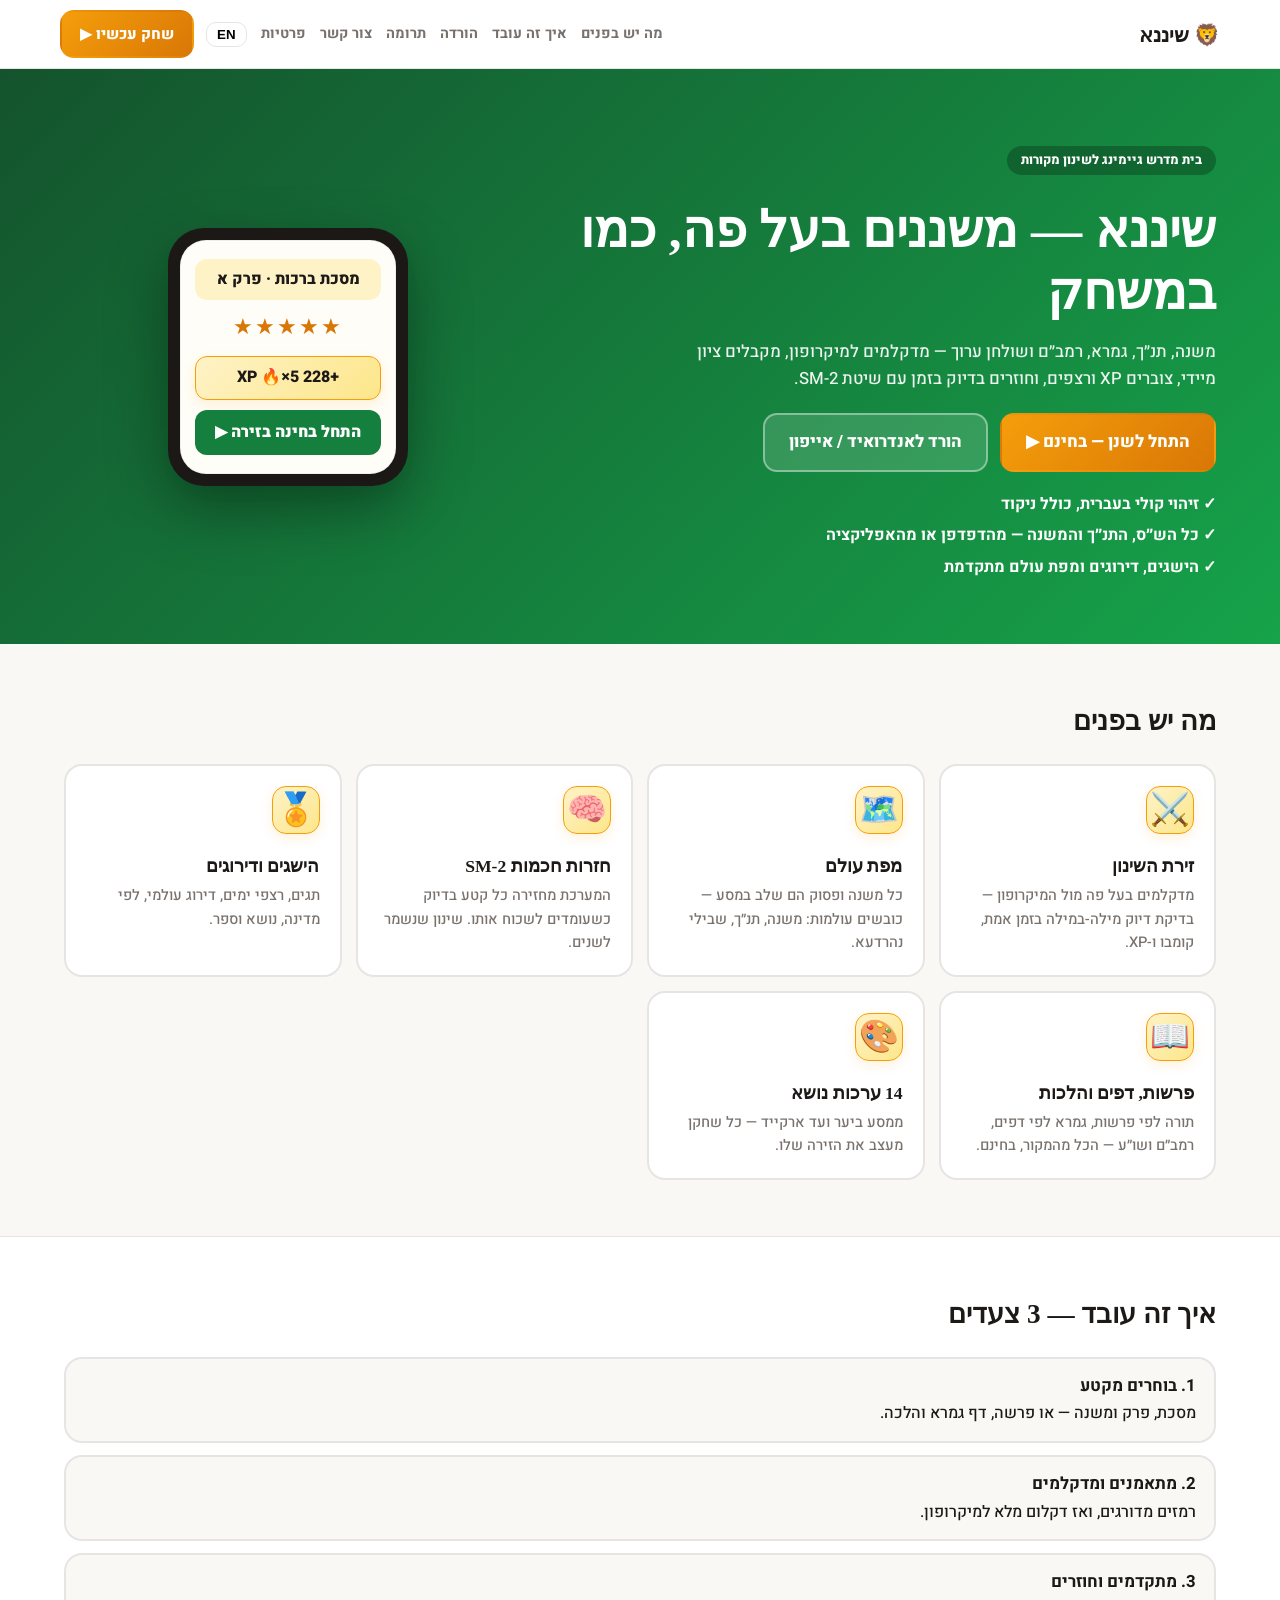
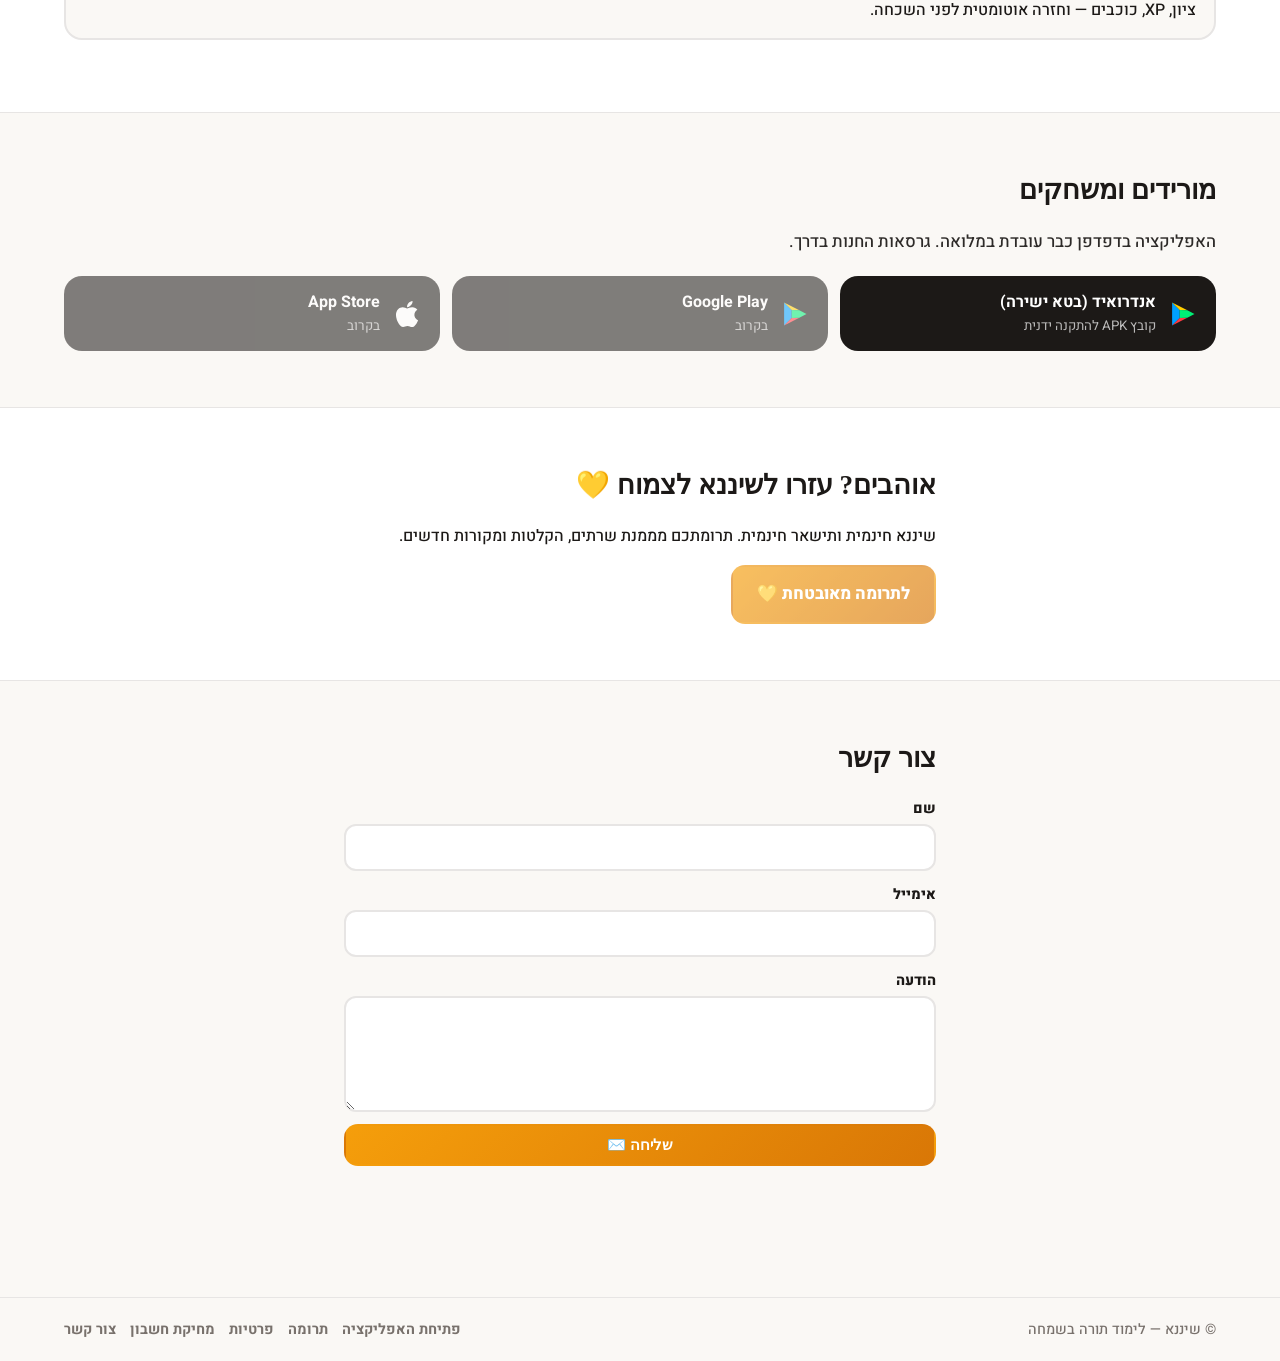
<file: index.html>
<!DOCTYPE html>
<html lang="he" dir="rtl">
<head>
  <meta charset="UTF-8" />
  <meta name="viewport" content="width=device-width, initial-scale=1.0" />
  <title>שיננא — שינון תורה במשחק</title>
  <meta name="description" content="שיננא — שינון משנה, תנ״ך, גמרא והלכה בעל פה, עם זיהוי קולי וחזרות חכמות. בחינם." />
  <link rel="preconnect" href="https://fonts.googleapis.com" />
  <link rel="preconnect" href="https://fonts.gstatic.com" crossorigin />
  <link
    href="https://fonts.googleapis.com/css2?family=Frank+Ruhl+Hofshi:wght@500;700;900&family=Heebo:wght@400;500;700&display=swap"
    rel="stylesheet"
  />
  <link rel="stylesheet" href="styles.css" />
  <script src="config.js"></script>
</head>
<body>
  <header class="site-header">
    <div class="wrap header-row">
      <a class="brand" href="#top" data-i18n="brand">🦁 שיננא</a>
      <nav class="topnav">
        <a href="#features" data-i18n="navFeatures">מה יש בפנים</a>
        <a href="#how" data-i18n="navHow">איך זה עובד</a>
        <a href="#get" data-i18n="navGet">הורדה</a>
        <a href="#donate" data-i18n="navDonate">תרומה</a>
        <a href="#contact" data-i18n="navContact">צור קשר</a>
        <a href="privacy-he.html" data-i18n="navPrivacy" data-i18n-href="privacy.html">פרטיות</a>
        <button id="langToggle" class="lang-btn" type="button">EN</button>
      </nav>
      <a class="btn btn-primary" data-app-link href="#" data-i18n="playNow">שחק עכשיו ▶</a>
    </div>
  </header>

  <main id="top">
    <section class="hero">
      <div class="wrap hero-grid">
        <div>
          <p class="kicker" data-i18n="kicker">בית מדרש גיימינג לשינון מקורות</p>
          <h1 data-i18n="heroTitle">שיננא — משננים בעל פה, כמו במשחק</h1>
          <p class="lede" data-i18n="heroSub">משנה, תנ״ך, גמרא, רמב״ם ושולחן ערוך — מדקלמים למיקרופון, מקבלים ציון מיידי, צוברים XP ורצפים, וחוזרים בדיוק בזמן עם שיטת SM-2.</p>
          <div class="cta-row">
            <a class="btn btn-big btn-primary" data-app-link href="#" data-i18n="playNow2">התחל לשנן — בחינם ▶</a>
            <a class="btn btn-big btn-ghost" href="#get" data-i18n="getApp">הורד לאנדרואיד / אייפון</a>
          </div>
          <ul class="ticks">
            <li data-i18n="tick1">✓ זיהוי קולי בעברית, כולל ניקוד</li>
            <li data-i18n="tick2">✓ כל הש״ס, התנ״ך והמשנה — מהדפדפן או מהאפליקציה</li>
            <li data-i18n="tick3">✓ הישגים, דירוגים ומפת עולם מתקדמת</li>
          </ul>
        </div>
        <div class="hero-art" aria-hidden="true">
          <div class="phone-mock">
            <div class="phone-screen">
              <div class="mock-row mock-title">מסכת ברכות · פרק א</div>
              <div class="mock-stars">★★★★★</div>
              <div class="mock-row mock-xp"><span class="xp-pulse">+228 XP 🔥×5</span></div>
              <div class="mock-btn">התחל בחינה בזירה ▶</div>
            </div>
          </div>
        </div>
      </div>
    </section>

    <section id="features" class="section">
      <div class="wrap">
        <h2 data-i18n="featuresTitle">מה יש בפנים</h2>
        <div class="cards">
          <div class="card"><div class="card-emoji">⚔️</div><h3 data-i18n="f1t">זירת השינון</h3><p data-i18n="f1d">מדקלמים בעל פה מול המיקרופון — בדיקת דיוק מילה-במילה בזמן אמת, קומבו ו-XP.</p></div>
          <div class="card"><div class="card-emoji">🗺️</div><h3 data-i18n="f2t">מפת עולם</h3><p data-i18n="f2d">כל משנה ופסוק הם שלב במסע — כובשים עולמות: משנה, תנ״ך, שבילי נהרדעא.</p></div>
          <div class="card"><div class="card-emoji">🧠</div><h3 data-i18n="f3t">חזרות חכמות SM-2</h3><p data-i18n="f3d">המערכת מחזירה כל קטע בדיוק כשעומדים לשכוח אותו. שינון שנשמר לשנים.</p></div>
          <div class="card"><div class="card-emoji">🏅</div><h3 data-i18n="f4t">הישגים ודירוגים</h3><p data-i18n="f4d">תגים, רצפי ימים, דירוג עולמי, לפי מדינה, נושא וספר.</p></div>
          <div class="card"><div class="card-emoji">📖</div><h3 data-i18n="f5t">פרשות, דפים והלכות</h3><p data-i18n="f5d">תורה לפי פרשות, גמרא לפי דפים, רמב״ם ושו״ע — הכל מהמקור, בחינם.</p></div>
          <div class="card"><div class="card-emoji">🎨</div><h3 data-i18n="f6t">14 ערכות נושא</h3><p data-i18n="f6d">ממסע ביער ועד ארקייד — כל שחקן מעצב את הזירה שלו.</p></div>
        </div>
      </div>
    </section>

    <section id="how" class="section alt">
      <div class="wrap">
        <h2 data-i18n="howTitle">איך זה עובד — 3 צעדים</h2>
        <ol class="steps">
          <li><strong data-i18n="s1t">1. בוחרים מקטע</strong><span data-i18n="s1d">מסכת, פרק ומשנה — או פרשה, דף גמרא והלכה.</span></li>
          <li><strong data-i18n="s2t">2. מתאמנים ומדקלמים</strong><span data-i18n="s2d">רמזים מדורגים, ואז דקלום מלא למיקרופון.</span></li>
          <li><strong data-i18n="s3t">3. מתקדמים וחוזרים</strong><span data-i18n="s3d">ציון, XP, כוכבים — וחזרה אוטומטית לפני השכחה.</span></li>
        </ol>
      </div>
    </section>

    <section id="get" class="section">
      <div class="wrap">
        <h2 data-i18n="getTitle">מורידים ומשחקים</h2>
        <p class="lede" data-i18n="getSub">האפליקציה בדפדפן כבר עובדת במלואה. גרסאות החנות בדרך.</p>
        <div class="store-row">
          <a class="store-btn" data-store="android-apk" href="#">
            <svg class="store-svg" viewBox="0 0 512 512" aria-hidden="true">
              <polygon points="70,60 200,186 200,326 70,452" fill="#00A0FF"/>
              <polygon points="70,60 330,192 200,186" fill="#FFCE00"/>
              <polygon points="70,452 330,320 200,326" fill="#FF3A44"/>
              <polygon points="200,186 330,192 452,256 330,320 200,326" fill="#00F076"/>
            </svg>
            <span><strong data-i18n="apkT">אנדרואיד (בטא ישירה)</strong><small data-i18n="apkD">קובץ APK להתקנה ידנית</small></span>
          </a>
          <a class="store-btn" data-store="play" href="#">
            <svg class="store-svg" viewBox="0 0 512 512" aria-hidden="true">
              <polygon points="70,60 200,186 200,326 70,452" fill="#00A0FF"/>
              <polygon points="70,60 330,192 200,186" fill="#FFCE00"/>
              <polygon points="70,452 330,320 200,326" fill="#FF3A44"/>
              <polygon points="200,186 330,192 452,256 330,320 200,326" fill="#00F076"/>
            </svg>
            <span><strong>Google Play</strong><small data-store-note="play" data-i18n="soon">בקרוב</small></span>
          </a>
          <a class="store-btn" data-store="ios" href="#">
            <svg class="store-svg" viewBox="0 0 384 512" aria-hidden="true">
              <path fill="#ffffff" d="M318.7 268.7c-.2-36.7 16.4-64.4 50-84.8-18.8-26.9-47.2-41.7-84.7-44.6-35.5-2.8-74.3 20.7-88.5 20.7-15 0-49.4-19.7-76.4-19.7C63.3 141.2 4 184.8 4 273.5q0 39.3 14.4 81.2c12.8 36.7 59 126.7 107.2 125.2 25.2-.6 43-17.9 75.8-17.9 31.8 0 48.3 17.9 76.4 17.9 48.6-.7 90.4-82.5 102.6-119.3-65.2-30.7-61.7-90-61.7-91.9zm-56.6-164.2c27.3-32.4 24.8-61.9 24-72.5-24.1 1.4-52 16.4-67.9 34.9-17.5 19.8-27.8 44.3-25.6 71.9 26.1 2 49.9-11.4 69.5-34.3z"/>
            </svg>
            <span><strong>App Store</strong><small data-store-note="ios" data-i18n="soon2">בקרוב</small></span>
          </a>
        </div>
      </div>
    </section>

    <section id="donate" class="section alt">
      <div class="wrap narrow">
        <h2 data-i18n="donateTitle">אוהבים? עזרו לשיננא לצמוח 💛</h2>
        <p data-i18n="donateSub">שיננא חינמית ותישאר חינמית. תרומתכם מממנת שרתים, הקלטות ומקורות חדשים.</p>
        <a class="btn btn-big btn-primary" data-donate-link href="#" data-i18n="donateBtn">לתרומה מאובטחת 💛</a>
      </div>
    </section>

    <section id="contact" class="section">
      <div class="wrap narrow">
        <h2 data-i18n="contactTitle">צור קשר</h2>
        <!-- TODO(contact-backend): point CONTACT_ACTION at the form endpoint when built -->
        <form id="contactForm" class="contact-form" method="post" action="#">
          <label><span data-i18n="cName">שם</span><input name="name" required /></label>
          <label><span data-i18n="cEmail">אימייל</span><input name="email" type="email" required dir="ltr" /></label>
          <label><span data-i18n="cMsg">הודעה</span><textarea name="message" rows="4" required></textarea></label>
          <button class="btn btn-primary" type="submit" data-i18n="cSend">שליחה ✉️</button>
          <p id="contactNote" class="form-note"></p>
        </form>
      </div>
    </section>
  </main>

  <footer class="site-footer">
    <div class="wrap footer-row">
      <span data-i18n="rights">© שיננא — לימוד תורה בשמחה</span>
      <nav>
        <a data-app-link href="#" data-i18n="openApp">פתיחת האפליקציה</a>
        <a href="#donate" data-i18n="navDonate2">תרומה</a>
        <a href="privacy-he.html" data-i18n="navPrivacy2" data-i18n-href="privacy.html">פרטיות</a>
        <a href="delete-account-he.html" data-i18n="navDeleteAccount" data-i18n-href="delete-account.html">מחיקת חשבון</a>
        <a href="#contact" data-i18n="navContact2">צור קשר</a>
      </nav>
    </div>
  </footer>

  <script src="app.js"></script>
</body>
</html>
</file>
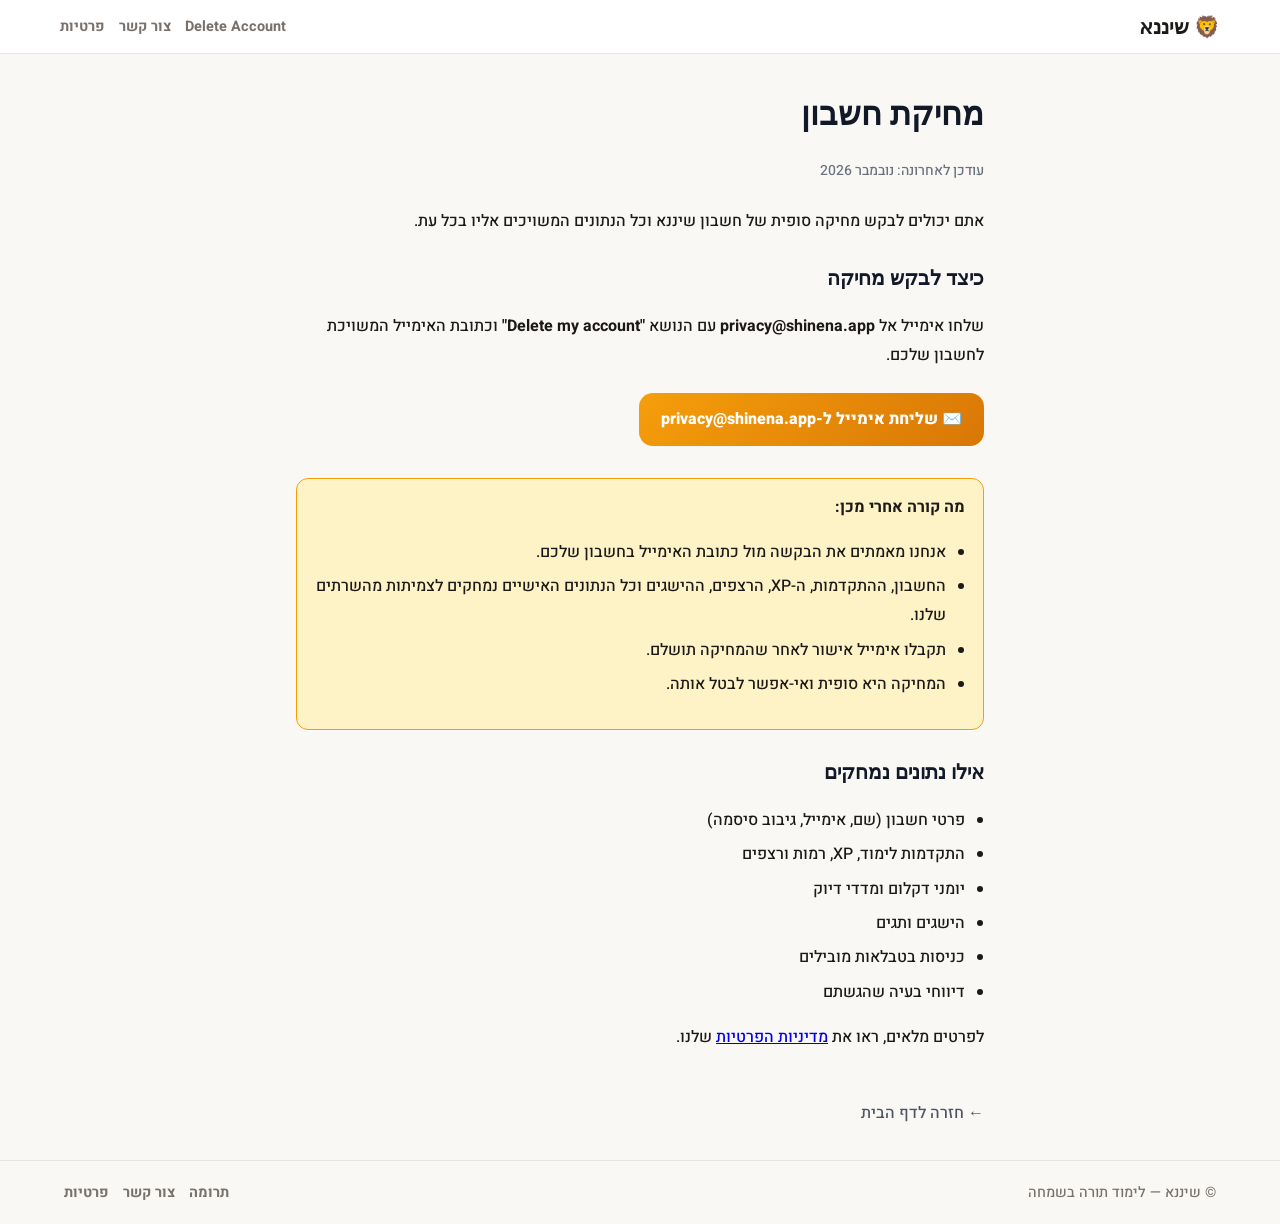
<file: delete-account-he.html>
<!DOCTYPE html>
<html lang="he" dir="rtl">
<head>
  <meta charset="UTF-8" />
  <meta name="viewport" content="width=device-width, initial-scale=1.0" />
  <title>מחיקת חשבון — שיננא</title>
  <meta name="description" content="בקשה למחיקת חשבון שיננא וכל הנתונים המשויכים אליו." />
  <link rel="preconnect" href="https://fonts.googleapis.com" />
  <link rel="preconnect" href="https://fonts.gstatic.com" crossorigin />
  <link
    href="https://fonts.googleapis.com/css2?family=Frank+Ruhl+Hofshi:wght@500;700;900&family=Heebo:wght@400;500;700&display=swap"
    rel="stylesheet"
  />
  <link rel="stylesheet" href="styles.css" />
  <style>
    .delete-wrap { max-width: 720px; margin: 2rem auto; padding: 0 1rem; line-height: 1.8; color: #1c1917; font-family: Heebo, sans-serif; }
    .delete-wrap h1 { font-family: 'Frank Ruhl Hofshi', serif; font-size: 2rem; color: #111827; margin-bottom: 0.5rem; }
    .delete-wrap h2 { font-size: 1.25rem; color: #111827; margin-top: 1.5rem; margin-bottom: 0.5rem; }
    .delete-wrap p { margin-bottom: 1rem; }
    .delete-wrap ul { margin-bottom: 1rem; padding-inline-start: 1.2rem; }
    .delete-wrap li { margin-bottom: 0.35rem; }
    .delete-wrap .back { display: inline-block; margin-top: 2rem; color: #4b5563; text-decoration: none; }
    .delete-wrap .back:hover { color: #111827; }
    .delete-wrap .updated { font-size: 0.875rem; color: #6b7280; margin-bottom: 1.5rem; }
    .delete-wrap .mail-link {
      display: inline-block; background: linear-gradient(135deg, #f59e0b, #d97706);
      color: #fff; font-weight: 800; text-decoration: none;
      border-radius: 14px; padding: 12px 22px; margin: 0.5rem 0 1rem;
      transition: transform 0.2s ease, filter 0.2s ease;
    }
    .delete-wrap .mail-link:hover { transform: scale(1.03); filter: brightness(1.1); }
    .delete-wrap .note { background: #fef3c7; border: 1px solid #f59e0b; border-radius: 12px; padding: 14px 18px; margin: 1rem 0; }
  </style>
</head>
<body>
  <header class="site-header">
    <div class="wrap header-row">
      <a class="brand" href="index.html" data-i18n="brand">🦁 שיננא</a>
      <nav class="topnav">
        <a href="delete-account.html">Delete Account</a>
        <a href="index.html#contact">צור קשר</a>
        <a href="privacy-he.html">פרטיות</a>
      </nav>
    </div>
  </header>

  <main class="delete-wrap" id="top">
    <h1>מחיקת חשבון</h1>
    <p class="updated">עודכן לאחרונה: נובמבר 2026</p>

    <p>אתם יכולים לבקש מחיקה סופית של חשבון שיננא וכל הנתונים המשויכים אליו בכל עת.</p>

    <h2>כיצד לבקש מחיקה</h2>
    <p>שלחו אימייל אל <strong>privacy@shinena.app</strong> עם הנושא <strong>"Delete my account"</strong> וכתובת האימייל המשויכת לחשבון שלכם.</p>

    <a class="mail-link" href="mailto:privacy@shinena.app?subject=Delete%20my%20account">✉️ שליחת אימייל ל-privacy@shinena.app</a>

    <div class="note">
      <strong>מה קורה אחרי מכן:</strong>
      <ul>
        <li>אנחנו מאמתים את הבקשה מול כתובת האימייל בחשבון שלכם.</li>
        <li>החשבון, ההתקדמות, ה-XP, הרצפים, ההישגים וכל הנתונים האישיים נמחקים לצמיתות מהשרתים שלנו.</li>
        <li>תקבלו אימייל אישור לאחר שהמחיקה תושלם.</li>
        <li>המחיקה היא סופית ואי-אפשר לבטל אותה.</li>
      </ul>
    </div>

    <h2>אילו נתונים נמחקים</h2>
    <ul>
      <li>פרטי חשבון (שם, אימייל, גיבוב סיסמה)</li>
      <li>התקדמות לימוד, XP, רמות ורצפים</li>
      <li>יומני דקלום ומדדי דיוק</li>
      <li>הישגים ותגים</li>
      <li>כניסות בטבלאות מובילים</li>
      <li>דיווחי בעיה שהגשתם</li>
    </ul>

    <p>לפרטים מלאים, ראו את <a href="privacy-he.html">מדיניות הפרטיות</a> שלנו.</p>

    <a class="back" href="index.html">← חזרה לדף הבית</a>
  </main>

  <footer class="site-footer">
    <div class="wrap footer-row">
      <span data-i18n="rights">© שיננא — לימוד תורה בשמחה</span>
      <nav>
        <a href="index.html#donate" data-i18n="navDonate2">תרומה</a>
        <a href="index.html#contact" data-i18n="navContact2">צור קשר</a>
        <a href="privacy-he.html">פרטיות</a>
      </nav>
    </div>
  </footer>

  <script src="app.js"></script>
</body>
</html>
</file>
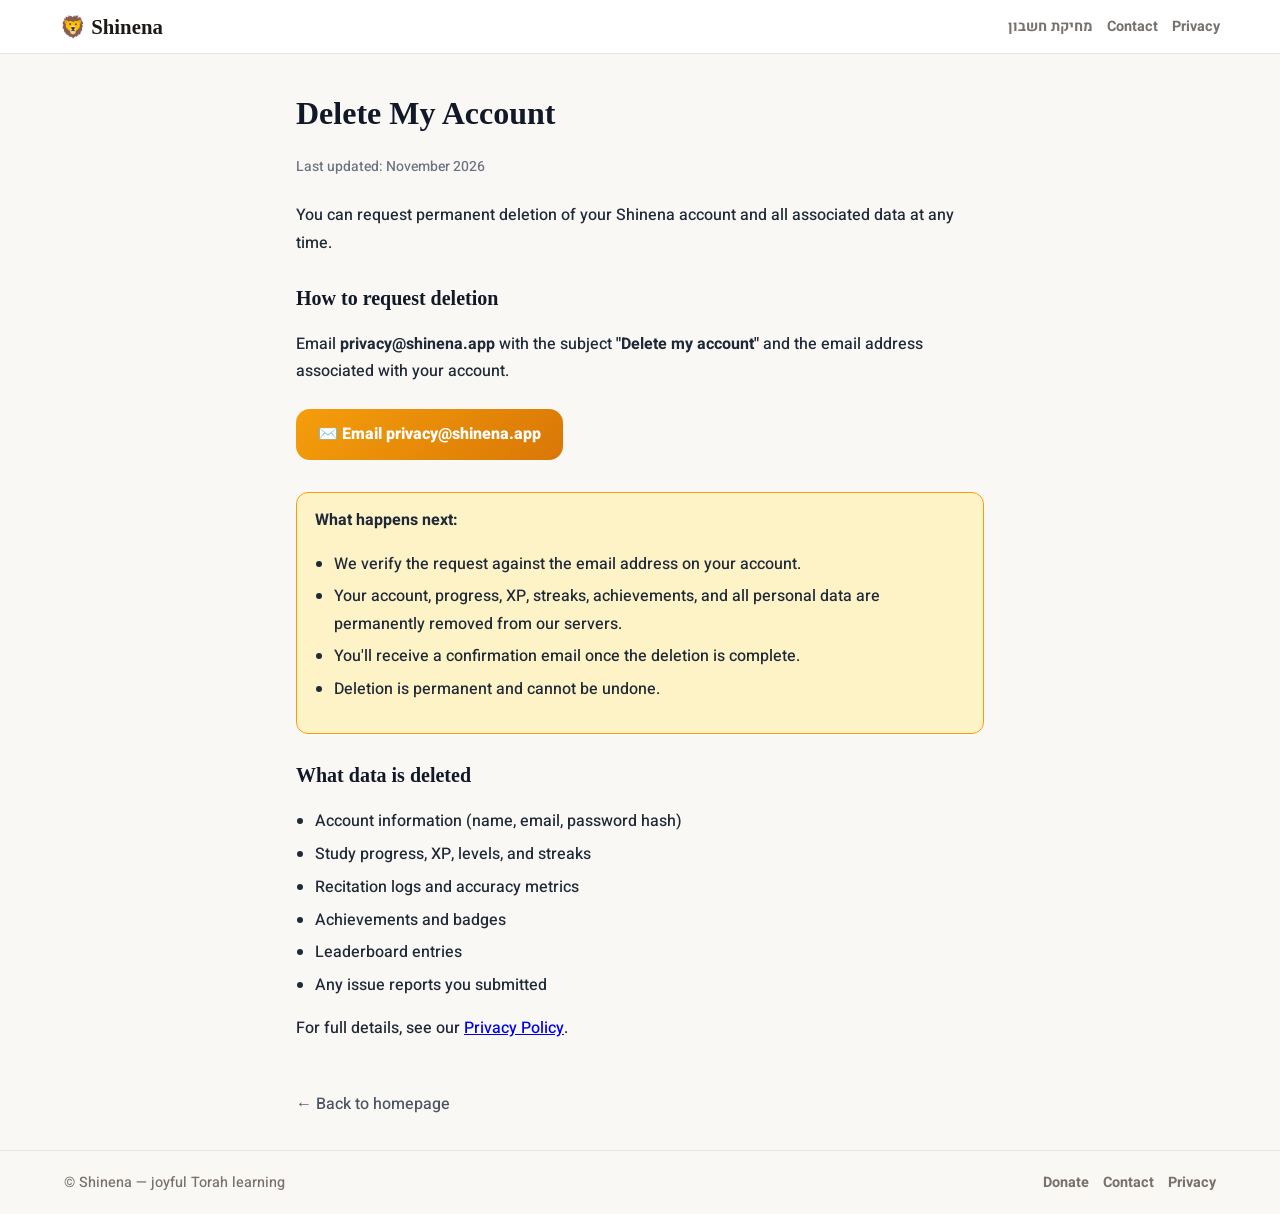
<file: delete-account.html>
<!DOCTYPE html>
<html lang="en" dir="ltr">
<head>
  <meta charset="UTF-8" />
  <meta name="viewport" content="width=device-width, initial-scale=1.0" />
  <title>Delete My Account — Shinena</title>
  <meta name="description" content="Request deletion of your Shinena account and all associated data." />
  <link rel="preconnect" href="https://fonts.googleapis.com" />
  <link rel="preconnect" href="https://fonts.gstatic.com" crossorigin />
  <link
    href="https://fonts.googleapis.com/css2?family=Frank+Ruhl+Hofshi:wght@500;700;900&family=Heebo:wght@400;500;700&display=swap"
    rel="stylesheet"
  />
  <link rel="stylesheet" href="styles.css" />
  <style>
    .delete-wrap { max-width: 720px; margin: 2rem auto; padding: 0 1rem; line-height: 1.7; color: #1f2937; font-family: Heebo, sans-serif; }
    .delete-wrap h1 { font-family: 'Frank Ruhl Hofshi', serif; font-size: 2rem; color: #111827; margin-bottom: 0.5rem; }
    .delete-wrap h2 { font-size: 1.25rem; color: #111827; margin-top: 1.5rem; margin-bottom: 0.5rem; }
    .delete-wrap p { margin-bottom: 1rem; }
    .delete-wrap ul { margin-bottom: 1rem; padding-left: 1.2rem; }
    .delete-wrap li { margin-bottom: 0.35rem; }
    .delete-wrap .back { display: inline-block; margin-top: 2rem; color: #4b5563; text-decoration: none; }
    .delete-wrap .back:hover { color: #111827; }
    .delete-wrap .updated { font-size: 0.875rem; color: #6b7280; margin-bottom: 1.5rem; }
    .delete-wrap .mail-link {
      display: inline-block; background: linear-gradient(135deg, #f59e0b, #d97706);
      color: #fff; font-weight: 800; text-decoration: none;
      border-radius: 14px; padding: 12px 22px; margin: 0.5rem 0 1rem;
      transition: transform 0.2s ease, filter 0.2s ease;
    }
    .delete-wrap .mail-link:hover { transform: scale(1.03); filter: brightness(1.1); }
    .delete-wrap .note { background: #fef3c7; border: 1px solid #f59e0b; border-radius: 12px; padding: 14px 18px; margin: 1rem 0; }
  </style>
</head>
<body>
  <header class="site-header">
    <div class="wrap header-row">
      <a class="brand" href="index.html" data-i18n="brand">🦁 Shinena</a>
      <nav class="topnav">
        <a href="delete-account-he.html">מחיקת חשבון</a>
        <a href="index.html#contact">Contact</a>
        <a href="privacy.html">Privacy</a>
      </nav>
    </div>
  </header>

  <main class="delete-wrap" id="top">
    <h1>Delete My Account</h1>
    <p class="updated">Last updated: November 2026</p>

    <p>You can request permanent deletion of your Shinena account and all associated data at any time.</p>

    <h2>How to request deletion</h2>
    <p>Email <strong>privacy@shinena.app</strong> with the subject <strong>"Delete my account"</strong> and the email address associated with your account.</p>

    <a class="mail-link" href="mailto:privacy@shinena.app?subject=Delete%20my%20account">✉️ Email privacy@shinena.app</a>

    <div class="note">
      <strong>What happens next:</strong>
      <ul>
        <li>We verify the request against the email address on your account.</li>
        <li>Your account, progress, XP, streaks, achievements, and all personal data are permanently removed from our servers.</li>
        <li>You'll receive a confirmation email once the deletion is complete.</li>
        <li>Deletion is permanent and cannot be undone.</li>
      </ul>
    </div>

    <h2>What data is deleted</h2>
    <ul>
      <li>Account information (name, email, password hash)</li>
      <li>Study progress, XP, levels, and streaks</li>
      <li>Recitation logs and accuracy metrics</li>
      <li>Achievements and badges</li>
      <li>Leaderboard entries</li>
      <li>Any issue reports you submitted</li>
    </ul>

    <p>For full details, see our <a href="privacy.html">Privacy Policy</a>.</p>

    <a class="back" href="index.html">← Back to homepage</a>
  </main>

  <footer class="site-footer">
    <div class="wrap footer-row">
      <span data-i18n="rights">© Shinena — joyful Torah learning</span>
      <nav>
        <a href="index.html#donate" data-i18n="navDonate2">Donate</a>
        <a href="index.html#contact" data-i18n="navContact2">Contact</a>
        <a href="privacy.html">Privacy</a>
      </nav>
    </div>
  </footer>

  <script src="app.js"></script>
</body>
</html>
</file>
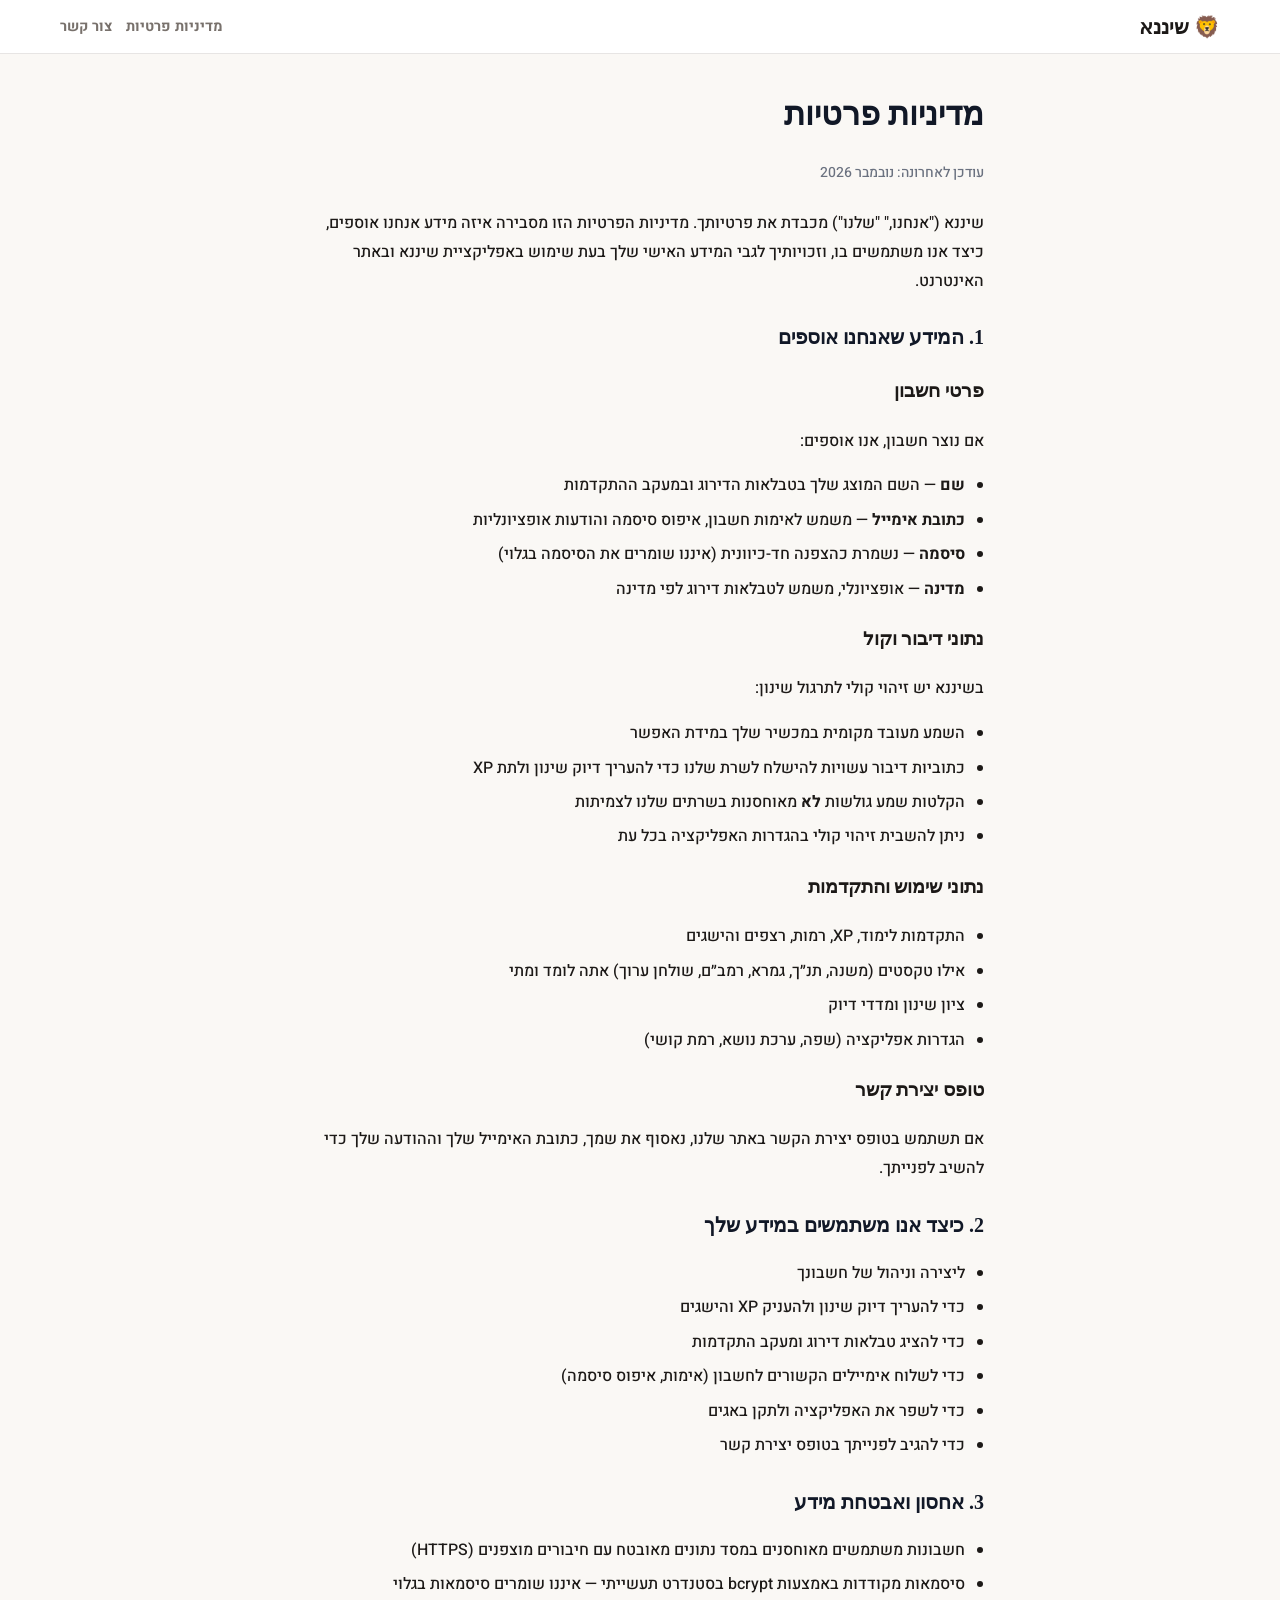
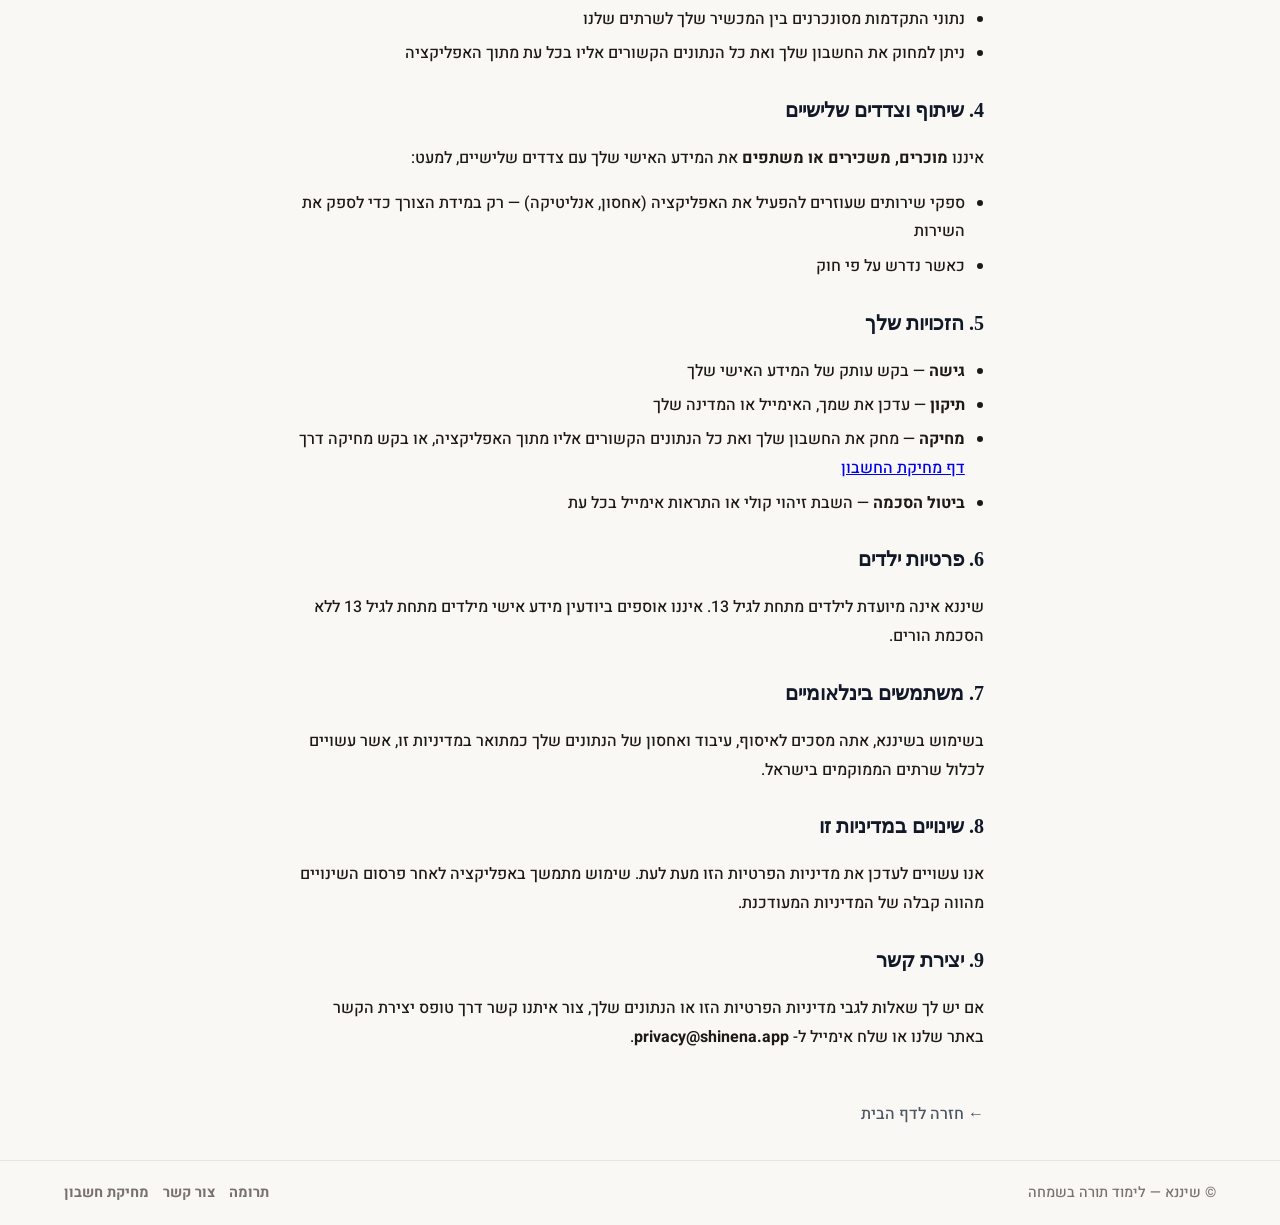
<file: privacy-he.html>
<!DOCTYPE html>
<html lang="he" dir="rtl">
<head>
  <meta charset="UTF-8" />
  <meta name="viewport" content="width=device-width, initial-scale=1.0" />
  <title>מדיניות פרטיות — שיננא</title>
  <link rel="preconnect" href="https://fonts.googleapis.com" />
  <link
    href="https://fonts.googleapis.com/css2?family=Frank+Ruhl+Hofshi:wght@500;700;900&family=Heebo:wght@400;500;700&display=swap"
    rel="stylesheet"
  />
  <link rel="stylesheet" href="styles.css" />
  <style>
    .privacy-wrap { max-width: 720px; margin: 2rem auto; padding: 0 1rem; line-height: 1.8; color: #1c1917; font-family: Heebo, sans-serif; }
    .privacy-wrap h1 { font-family: 'Frank Ruhl Hofshi', serif; font-size: 2rem; color: #111827; margin-bottom: 1rem; }
    .privacy-wrap h2 { font-size: 1.25rem; color: #111827; margin-top: 1.5rem; margin-bottom: 0.5rem; }
    .privacy-wrap p { margin-bottom: 1rem; }
    .privacy-wrap ul { margin-bottom: 1rem; padding-inline-start: 1.2rem; }
    .privacy-wrap li { margin-bottom: 0.35rem; }
    .privacy-wrap .back { display: inline-block; margin-top: 2rem; color: #4b5563; text-decoration: none; }
    .privacy-wrap .back:hover { color: #111827; }
    .privacy-wrap .updated { font-size: 0.875rem; color: #6b7280; margin-bottom: 1.5rem; }
  </style>
</head>
<body>
  <header class="site-header">
    <div class="wrap header-row">
      <a class="brand" href="index.html" data-i18n="brand">🦁 שיננא</a>
      <nav class="topnav">
        <a href="#top">מדיניות פרטיות</a>
        <a href="index.html#contact">צור קשר</a>
      </nav>
    </div>
  </header>

  <main class="privacy-wrap" id="top">
    <h1>מדיניות פרטיות</h1>
    <p class="updated">עודכן לאחרונה: נובמבר 2026</p>

    <p>שיננא ("אנחנו," "שלנו") מכבדת את פרטיותך. מדיניות הפרטיות הזו מסבירה איזה מידע אנחנו אוספים, כיצד אנו משתמשים בו, וזכויותיך לגבי המידע האישי שלך בעת שימוש באפליקציית שיננא ובאתר האינטרנט.</p>

    <h2>1. המידע שאנחנו אוספים</h2>

    <h3>פרטי חשבון</h3>
    <p>אם נוצר חשבון, אנו אוספים:</p>
    <ul>
      <li><strong>שם</strong> — השם המוצג שלך בטבלאות הדירוג ובמעקב ההתקדמות</li>
      <li><strong>כתובת אימייל</strong> — משמש לאימות חשבון, איפוס סיסמה והודעות אופציונליות</li>
      <li><strong>סיסמה</strong> — נשמרת כהצפנה חד-כיוונית (איננו שומרים את הסיסמה בגלוי)</li>
      <li><strong>מדינה</strong> — אופציונלי, משמש לטבלאות דירוג לפי מדינה</li>
    </ul>

    <h3>נתוני דיבור וקול</h3>
    <p>בשיננא יש זיהוי קולי לתרגול שינון:</p>
    <ul>
      <li>השמע מעובד מקומית במכשיר שלך במידת האפשר</li>
      <li>כתוביות דיבור עשויות להישלח לשרת שלנו כדי להעריך דיוק שינון ולתת XP</li>
      <li>הקלטות שמע גולשות <strong>לא</strong> מאוחסנות בשרתים שלנו לצמיתות</li>
      <li>ניתן להשבית זיהוי קולי בהגדרות האפליקציה בכל עת</li>
    </ul>

    <h3>נתוני שימוש והתקדמות</h3>
    <ul>
      <li>התקדמות לימוד, XP, רמות, רצפים והישגים</li>
      <li>אילו טקסטים (משנה, תנ״ך, גמרא, רמב״ם, שולחן ערוך) אתה לומד ומתי</li>
      <li>ציון שינון ומדדי דיוק</li>
      <li>הגדרות אפליקציה (שפה, ערכת נושא, רמת קושי)</li>
    </ul>

    <h3>טופס יצירת קשר</h3>
    <p>אם תשתמש בטופס יצירת הקשר באתר שלנו, נאסוף את שמך, כתובת האימייל שלך וההודעה שלך כדי להשיב לפנייתך.</p>

    <h2>2. כיצד אנו משתמשים במידע שלך</h2>
    <ul>
      <li>ליצירה וניהול של חשבונך</li>
      <li>כדי להעריך דיוק שינון ולהעניק XP והישגים</li>
      <li>כדי להציג טבלאות דירוג ומעקב התקדמות</li>
      <li>כדי לשלוח אימיילים הקשורים לחשבון (אימות, איפוס סיסמה)</li>
      <li>כדי לשפר את האפליקציה ולתקן באגים</li>
      <li>כדי להגיב לפנייתך בטופס יצירת קשר</li>
    </ul>

    <h2>3. אחסון ואבטחת מידע</h2>
    <ul>
      <li>חשבונות משתמשים מאוחסנים במסד נתונים מאובטח עם חיבורים מוצפנים (HTTPS)</li>
      <li>סיסמאות מקודדות באמצעות bcrypt בסטנדרט תעשייתי — איננו שומרים סיסמאות בגלוי</li>
      <li>נתוני התקדמות מסונכרנים בין המכשיר שלך לשרתים שלנו</li>
      <li>ניתן למחוק את החשבון שלך ואת כל הנתונים הקשורים אליו בכל עת מתוך האפליקציה</li>
    </ul>

    <h2>4. שיתוף וצדדים שלישיים</h2>
    <p>איננו <strong>מוכרים, משכירים או משתפים</strong> את המידע האישי שלך עם צדדים שלישיים, למעט:</p>
    <ul>
      <li>ספקי שירותים שעוזרים להפעיל את האפליקציה (אחסון, אנליטיקה) — רק במידת הצורך כדי לספק את השירות</li>
      <li>כאשר נדרש על פי חוק</li>
    </ul>

    <h2>5. הזכויות שלך</h2>
    <ul>
      <li><strong>גישה</strong> — בקש עותק של המידע האישי שלך</li>
      <li><strong>תיקון</strong> — עדכן את שמך, האימייל או המדינה שלך</li>
      <li><strong>מחיקה</strong> — מחק את החשבון שלך ואת כל הנתונים הקשורים אליו מתוך האפליקציה, או בקש מחיקה דרך <a href="delete-account-he.html">דף מחיקת החשבון</a></li>
      <li><strong>ביטול הסכמה</strong> — השבת זיהוי קולי או התראות אימייל בכל עת</li>
    </ul>

    <h2>6. פרטיות ילדים</h2>
    <p>שיננא אינה מיועדת לילדים מתחת לגיל 13. איננו אוספים ביודעין מידע אישי מילדים מתחת לגיל 13 ללא הסכמת הורים.</p>

    <h2>7. משתמשים בינלאומיים</h2>
    <p>בשימוש בשיננא, אתה מסכים לאיסוף, עיבוד ואחסון של הנתונים שלך כמתואר במדיניות זו, אשר עשויים לכלול שרתים הממוקמים בישראל.</p>

    <h2>8. שינויים במדיניות זו</h2>
    <p>אנו עשויים לעדכן את מדיניות הפרטיות הזו מעת לעת. שימוש מתמשך באפליקציה לאחר פרסום השינויים מהווה קבלה של המדיניות המעודכנת.</p>

    <h2>9. יצירת קשר</h2>
    <p>אם יש לך שאלות לגבי מדיניות הפרטיות הזו או הנתונים שלך, צור איתנו קשר דרך טופס יצירת הקשר באתר שלנו או שלח אימייל ל- <strong>privacy@shinena.app</strong>.</p>

    <a class="back" href="index.html">← חזרה לדף הבית</a>
  </main>

  <footer class="site-footer">
    <div class="wrap footer-row">
      <span data-i18n="rights">© שיננא — לימוד תורה בשמחה</span>
      <nav>
        <a href="index.html#donate" data-i18n="navDonate2">תרומה</a>
        <a href="index.html#contact" data-i18n="navContact2">צור קשר</a>
        <a href="delete-account-he.html">מחיקת חשבון</a>
      </nav>
    </div>
  </footer>

  <script src="app.js"></script>
</body>
</html>
</file>
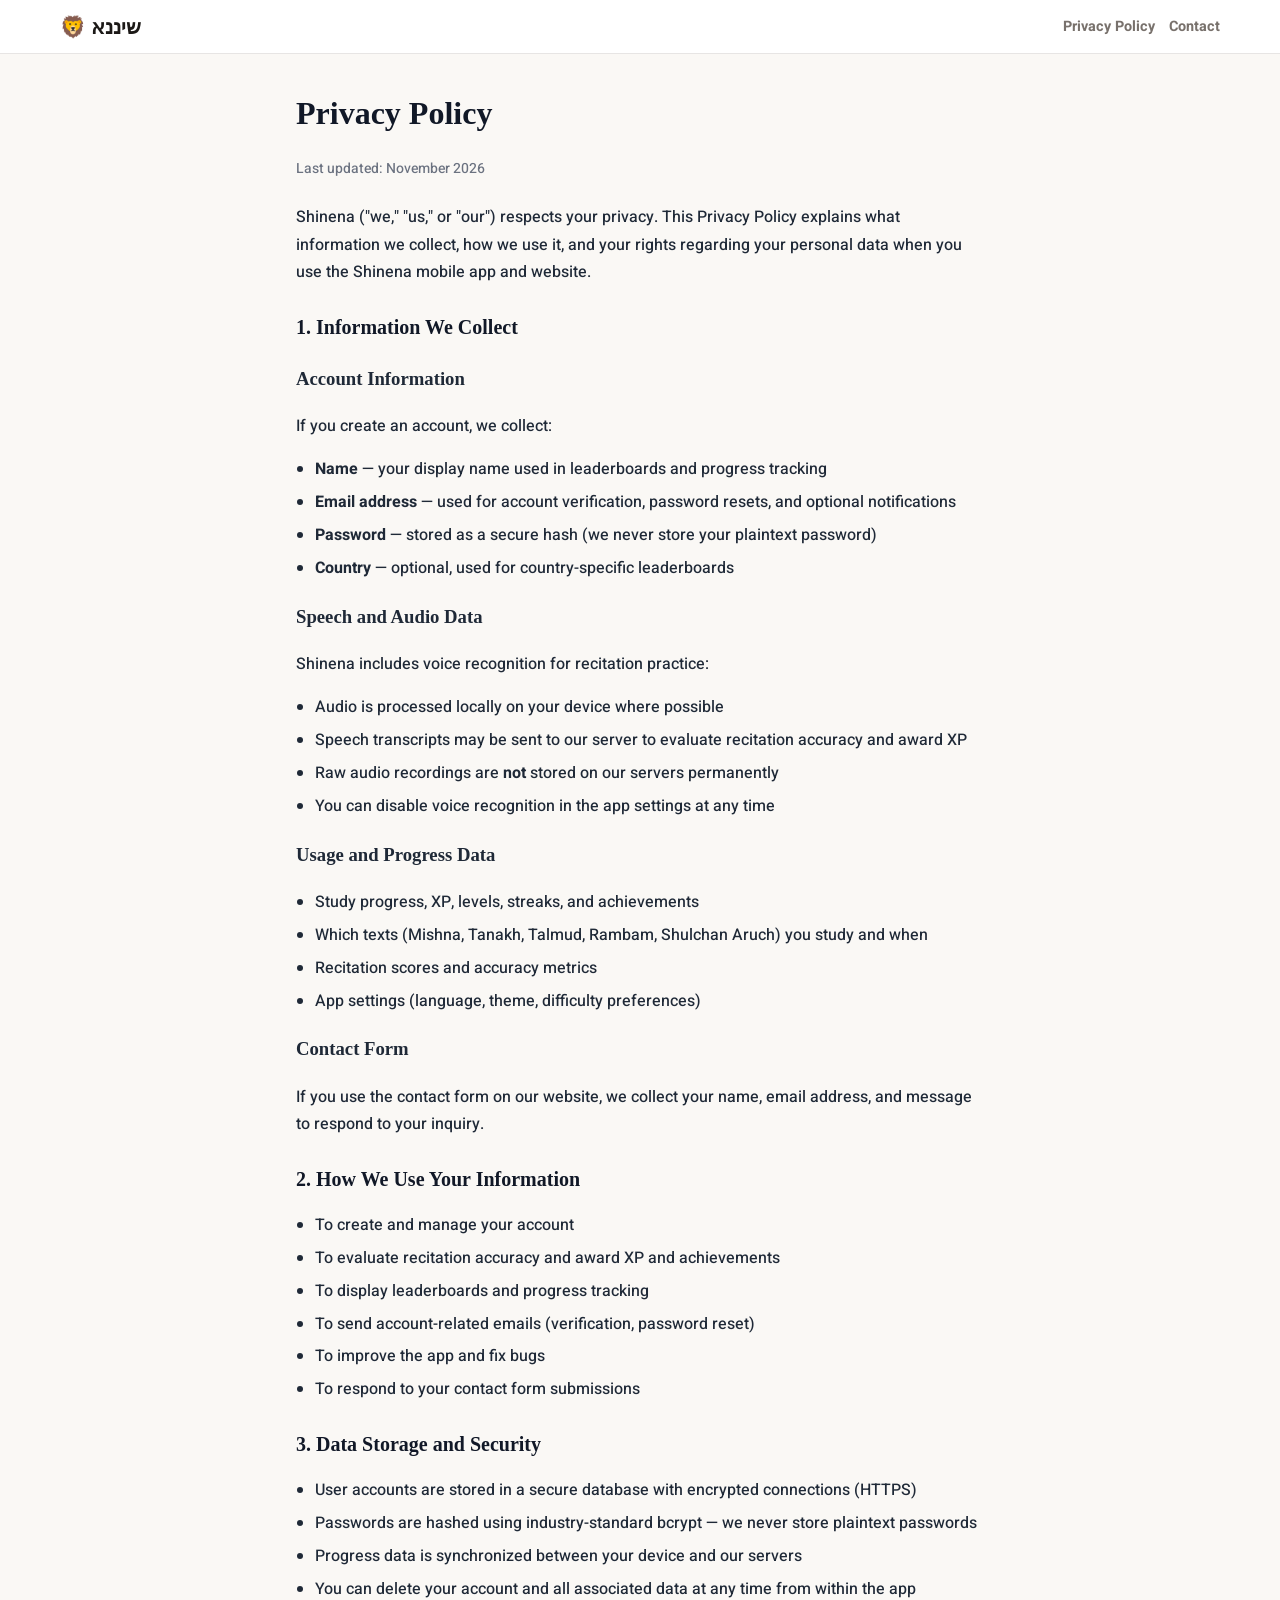
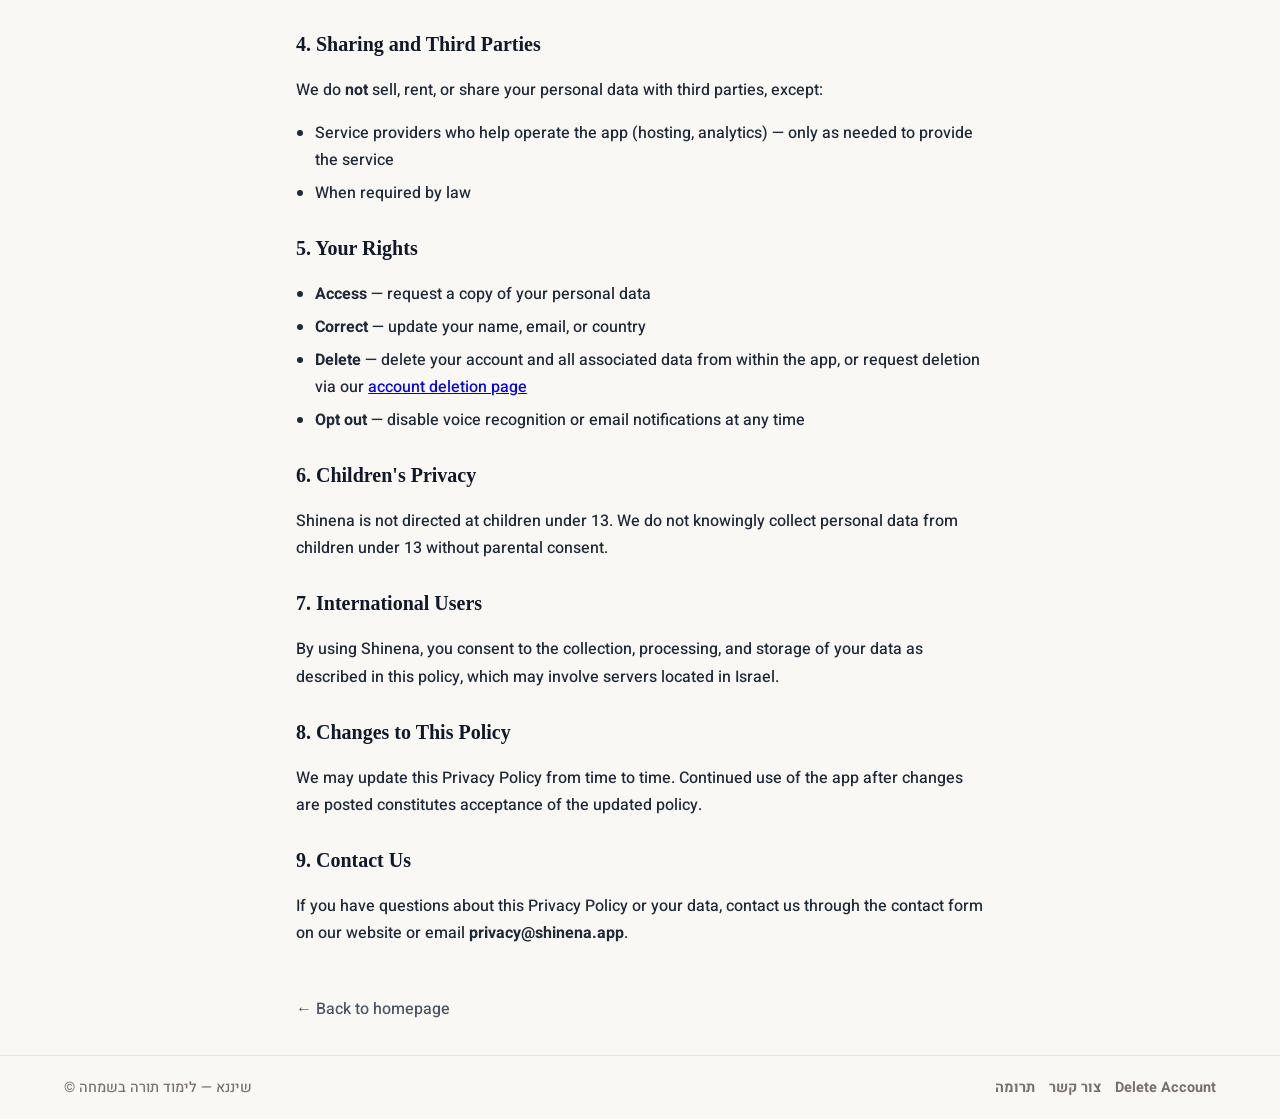
<file: privacy.html>
<!DOCTYPE html>
<html lang="en" dir="ltr">
<head>
  <meta charset="UTF-8" />
  <meta name="viewport" content="width=device-width, initial-scale=1.0" />
  <title>Privacy Policy — Shinena</title>
  <link rel="preconnect" href="https://fonts.googleapis.com" />
  <link
    href="https://fonts.googleapis.com/css2?family=Frank+Ruhl+Hofshi:wght@500;700;900&family=Heebo:wght@400;500;700&display=swap"
    rel="stylesheet"
  />
  <link rel="stylesheet" href="styles.css" />
  <style>
    .privacy-wrap { max-width: 720px; margin: 2rem auto; padding: 0 1rem; line-height: 1.7; color: #1f2937; font-family: Heebo, sans-serif; }
    .privacy-wrap h1 { font-family: 'Frank Ruhl Hofshi', serif; font-size: 2rem; color: #111827; margin-bottom: 1rem; }
    .privacy-wrap h2 { font-size: 1.25rem; color: #111827; margin-top: 1.5rem; margin-bottom: 0.5rem; }
    .privacy-wrap p { margin-bottom: 1rem; }
    .privacy-wrap ul { margin-bottom: 1rem; padding-left: 1.2rem; }
    .privacy-wrap li { margin-bottom: 0.35rem; }
    .privacy-wrap .back { display: inline-block; margin-top: 2rem; color: #4b5563; text-decoration: none; }
    .privacy-wrap .back:hover { color: #111827; }
    .privacy-wrap .updated { font-size: 0.875rem; color: #6b7280; margin-bottom: 1.5rem; }
  </style>
</head>
<body>
  <header class="site-header">
    <div class="wrap header-row">
      <a class="brand" href="#" data-i18n="brand">🦁 שיננא</a>
      <nav class="topnav">
        <a href="#top">Privacy Policy</a>
        <a href="index.html#contact">Contact</a>
      </nav>
    </div>
  </header>

  <main class="privacy-wrap" id="top">
    <h1>Privacy Policy</h1>
    <p class="updated">Last updated: November 2026</p>

    <p>Shinena ("we," "us," or "our") respects your privacy. This Privacy Policy explains what information we collect, how we use it, and your rights regarding your personal data when you use the Shinena mobile app and website.</p>

    <h2>1. Information We Collect</h2>

    <h3>Account Information</h3>
    <p>If you create an account, we collect:</p>
    <ul>
      <li><strong>Name</strong> — your display name used in leaderboards and progress tracking</li>
      <li><strong>Email address</strong> — used for account verification, password resets, and optional notifications</li>
      <li><strong>Password</strong> — stored as a secure hash (we never store your plaintext password)</li>
      <li><strong>Country</strong> — optional, used for country-specific leaderboards</li>
    </ul>

    <h3>Speech and Audio Data</h3>
    <p>Shinena includes voice recognition for recitation practice:</p>
    <ul>
      <li>Audio is processed locally on your device where possible</li>
      <li>Speech transcripts may be sent to our server to evaluate recitation accuracy and award XP</li>
      <li>Raw audio recordings are <strong>not</strong> stored on our servers permanently</li>
      <li>You can disable voice recognition in the app settings at any time</li>
    </ul>

    <h3>Usage and Progress Data</h3>
    <ul>
      <li>Study progress, XP, levels, streaks, and achievements</li>
      <li>Which texts (Mishna, Tanakh, Talmud, Rambam, Shulchan Aruch) you study and when</li>
      <li>Recitation scores and accuracy metrics</li>
      <li>App settings (language, theme, difficulty preferences)</li>
    </ul>

    <h3>Contact Form</h3>
    <p>If you use the contact form on our website, we collect your name, email address, and message to respond to your inquiry.</p>

    <h2>2. How We Use Your Information</h2>
    <ul>
      <li>To create and manage your account</li>
      <li>To evaluate recitation accuracy and award XP and achievements</li>
      <li>To display leaderboards and progress tracking</li>
      <li>To send account-related emails (verification, password reset)</li>
      <li>To improve the app and fix bugs</li>
      <li>To respond to your contact form submissions</li>
    </ul>

    <h2>3. Data Storage and Security</h2>
    <ul>
      <li>User accounts are stored in a secure database with encrypted connections (HTTPS)</li>
      <li>Passwords are hashed using industry-standard bcrypt — we never store plaintext passwords</li>
      <li>Progress data is synchronized between your device and our servers</li>
      <li>You can delete your account and all associated data at any time from within the app</li>
    </ul>

    <h2>4. Sharing and Third Parties</h2>
    <p>We do <strong>not</strong> sell, rent, or share your personal data with third parties, except:</p>
    <ul>
      <li>Service providers who help operate the app (hosting, analytics) — only as needed to provide the service</li>
      <li>When required by law</li>
    </ul>

    <h2>5. Your Rights</h2>
    <ul>
      <li><strong>Access</strong> — request a copy of your personal data</li>
      <li><strong>Correct</strong> — update your name, email, or country</li>
      <li><strong>Delete</strong> — delete your account and all associated data from within the app, or request deletion via our <a href="delete-account.html">account deletion page</a></li>
      <li><strong>Opt out</strong> — disable voice recognition or email notifications at any time</li>
    </ul>

    <h2>6. Children's Privacy</h2>
    <p>Shinena is not directed at children under 13. We do not knowingly collect personal data from children under 13 without parental consent.</p>

    <h2>7. International Users</h2>
    <p>By using Shinena, you consent to the collection, processing, and storage of your data as described in this policy, which may involve servers located in Israel.</p>

    <h2>8. Changes to This Policy</h2>
    <p>We may update this Privacy Policy from time to time. Continued use of the app after changes are posted constitutes acceptance of the updated policy.</p>

    <h2>9. Contact Us</h2>
    <p>If you have questions about this Privacy Policy or your data, contact us through the contact form on our website or email <strong>privacy@shinena.app</strong>.</p>

    <a class="back" href="index.html">← Back to homepage</a>
  </main>

  <footer class="site-footer">
    <div class="wrap footer-row">
      <span data-i18n="rights">© שיננא — לימוד תורה בשמחה</span>
      <nav>
        <a href="index.html#donate" data-i18n="navDonate2">תרומה</a>
        <a href="index.html#contact" data-i18n="navContact2">צור קשר</a>
        <a href="delete-account.html">Delete Account</a>
      </nav>
    </div>
  </footer>

  <script src="app.js"></script>
</body>
</html>
</file>
<file: styles.css>
:root {
  --bg: #faf8f5;
  --card: #ffffff;
  --ink: #1c1917;
  --muted: #78716c;
  --accent: #15803d;
  --accent-ink: #ffffff;
  --accent-soft: #dcfce7;
  --line: #e7e5e4;
  --hero-from: #14532d;
  --hero-to: #16a34a;
  --radius: 18px;
}
* { box-sizing: border-box; }
html { scroll-behavior: smooth; }

/* Task 1: Global font smoothing for crisp rendering on Windows (ClearType) */
html, body {
  -webkit-font-smoothing: antialiased;
  -moz-osx-font-smoothing: grayscale;
  text-rendering: optimizeLegibility;
}

body {
  margin: 0;
  font-family: "Heebo", sans-serif;
  font-weight: 500;
  background: var(--bg);
  color: var(--ink);
  line-height: 1.6;
}

/* Task 1: Hebrew serif headings & Torah text — Frank Ruhl Hofshi */
h1, h2, h3, .brand {
  font-family: "Frank Ruhl Hofshi", "David Libre", serif;
  letter-spacing: 0;
  font-weight: 700;
  -webkit-font-smoothing: antialiased;
  -moz-osx-font-smoothing: grayscale;
  text-rendering: optimizeLegibility;
}
html[dir="ltr"] body { font-family: "Heebo", system-ui, sans-serif; }

/* Task 2: Desktop readability — centered container, max-width 1200px */
.wrap { max-width: 1200px; margin: 0 auto; padding: 0 1.5rem; }
.wrap.narrow { max-width: 640px; }

.site-header {
  position: sticky; top: 0; z-index: 50;
  background: rgba(255, 255, 255, 0.92);
  backdrop-filter: blur(8px);
  border-bottom: 1px solid var(--line);
}
.header-row { display: flex; align-items: center; gap: 12px; padding: 10px 20px; }
.brand { font-weight: 900; font-size: 1.3rem; text-decoration: none; color: var(--ink); }
.topnav { display: flex; gap: 14px; margin-inline-start: auto; }
.topnav a { color: var(--muted); text-decoration: none; font-weight: 700; font-size: 0.9rem; }
.topnav a:hover { color: var(--ink); }
.lang-btn { border: 1px solid var(--line); background: #fff; border-radius: 10px; padding: 4px 10px; font-weight: 800; cursor: pointer; }

.btn {
  display: inline-block; text-decoration: none; font-weight: 800;
  border-radius: 14px; padding: 10px 18px; border: 2px solid transparent;
  cursor: pointer; font-size: 0.95rem;
  transition: transform 0.2s ease, filter 0.2s ease;
}
.btn-primary {
  background: linear-gradient(135deg, #f59e0b, #d97706);
  color: #fff;
}
.btn-primary:hover {
  transform: scale(1.05);
  filter: brightness(1.1);
}
.btn-primary:active {
  transform: scale(0.97);
}
.btn-ghost { background: #fff; border-color: var(--line); color: var(--ink); }
.btn-big { font-size: 1.05rem; padding: 14px 24px; }
.btn[aria-disabled="true"] { opacity: 0.65; cursor: not-allowed; }

.hero {
  background: linear-gradient(135deg, var(--hero-from), var(--hero-to));
  color: #fff; padding: 64px 0;
}
.hero-grid { display: grid; grid-template-columns: 1.2fr 0.8fr; gap: 32px; align-items: center; }
.kicker {
  display: inline-block; background: rgba(0,0,0,0.25); padding: 4px 14px;
  border-radius: 999px; font-size: 0.8rem; font-weight: 800;
}
.hero h1 { font-size: clamp(2rem, 5vw, 3.2rem); margin: 12px 0; line-height: 1.2; }
.lede { font-size: 1.05rem; opacity: 0.92; max-width: 34rem; }
.cta-row { display: flex; gap: 12px; flex-wrap: wrap; margin: 20px 0; }
.hero .btn-ghost { background: rgba(255,255,255,0.14); border-color: rgba(255,255,255,0.4); color: #fff; }
.ticks { list-style: none; padding: 0; margin: 0; display: grid; gap: 6px; font-weight: 700; }

.phone-mock {
  width: 240px; margin-inline: auto; background: #1c1917; border-radius: 36px;
  padding: 12px; box-shadow: 0 24px 60px rgba(0,0,0,0.35);
}
.phone-screen {
  background: #fffdf7; border-radius: 26px; padding: 18px 14px; color: #1c1917;
  display: grid; gap: 10px; text-align: center;
  border: 1px solid rgba(0,0,0,0.06);
  box-shadow: 0 8px 24px rgba(0,0,0,0.08), inset 0 0 0 1px rgba(255,255,255,0.6);
}
.mock-title { font-weight: 900; }
.mock-stars { color: #d97706; font-size: 1.4rem; letter-spacing: 2px; }
.mock-row { background: #fef3c7; border-radius: 12px; padding: 8px; font-weight: 800; }
.mock-xp {
  background: linear-gradient(135deg, #fef3c7, #fde68a);
  border-radius: 12px; padding: 8px; font-weight: 800;
  border: 1px solid #f59e0b;
  box-shadow: 0 4px 12px rgba(245, 158, 11, 0.15);
}
.mock-xp .xp-pulse {
  display: inline-block;
  animation: xpPulse 2.5s ease-in-out infinite;
}
@keyframes xpPulse {
  0%, 100% { transform: scale(1); opacity: 1; }
  50% { transform: scale(1.06); opacity: 0.92; }
}
.mock-btn { background: var(--accent); color: #fff; border-radius: 12px; padding: 10px; font-weight: 900; }

.section { padding: 56px 0; }
.section.alt { background: #fff; border-block: 1px solid var(--line); }
.section h2 { font-size: 1.7rem; margin: 0 0 8px; }
.cards { display: grid; grid-template-columns: repeat(auto-fit, minmax(220px, 1fr)); gap: 14px; margin-top: 20px; }
.card {
  background: var(--card); border: 2px solid var(--line); border-radius: var(--radius);
  padding: 20px; transition: transform 0.25s ease, box-shadow 0.25s ease, border-color 0.25s ease;
}
.card:hover {
  transform: translateY(-4px);
  box-shadow: 0 12px 28px rgba(0,0,0,0.08);
}
.card-emoji {
  font-size: 2rem;
  display: inline-flex; align-items: center; justify-content: center;
  width: 48px; height: 48px; border-radius: 14px;
  background: linear-gradient(135deg, #fef3c7, #fde68a);
  border: 1px solid #f59e0b;
  box-shadow: 0 4px 12px rgba(245, 158, 11, 0.15);
  margin-bottom: 10px;
}
.card h3 { margin: 8px 0 4px; font-size: 1.1rem; }
.card p { margin: 0; color: var(--muted); font-size: 0.92rem; }

.steps { display: grid; gap: 12px; padding: 0; list-style: none; margin-top: 20px; counter-reset: step; }
.steps li { background: var(--bg); border: 2px solid var(--line); border-radius: var(--radius); padding: 14px 18px; display: grid; gap: 2px; }
.steps strong { font-size: 1.05rem; }

.store-row { display: flex; gap: 12px; flex-wrap: wrap; margin-top: 20px; }
.store-btn {
  flex: 1 1 200px; display: flex; align-items: center; gap: 12px;
  background: #1c1917; color: #fff; border-radius: var(--radius);
  padding: 14px 18px; text-decoration: none;
}
.store-btn small { display: block; opacity: 0.7; font-weight: 400; }
.store-svg { width: 30px; height: 30px; flex-shrink: 0; }
.store-emoji { font-size: 1.8rem; }
.store-btn.soon { opacity: 0.55; }

.contact-form { display: grid; gap: 12px; margin-top: 16px; }
.contact-form label { display: grid; gap: 4px; font-weight: 800; font-size: 0.9rem; }
.contact-form input, .contact-form textarea {
  border: 2px solid var(--line); border-radius: 12px; padding: 10px 12px;
  font: inherit; background: #fff;
}
.form-note { font-size: 0.85rem; color: var(--muted); min-height: 1.2em; }

.site-footer { border-top: 1px solid var(--line); padding: 20px 0; margin-top: 20px; }
.footer-row { display: flex; justify-content: space-between; align-items: center; gap: 12px; flex-wrap: wrap; color: var(--muted); font-size: 0.9rem; }
.footer-row nav { display: flex; gap: 14px; }
.footer-row a { color: var(--muted); font-weight: 700; text-decoration: none; }
.footer-row a:hover { color: var(--ink); }

@media (max-width: 760px) {
  .hero-grid { grid-template-columns: 1fr; }
  .topnav a { display: none; }
  .section { padding: 40px 0; }
}
</file>
